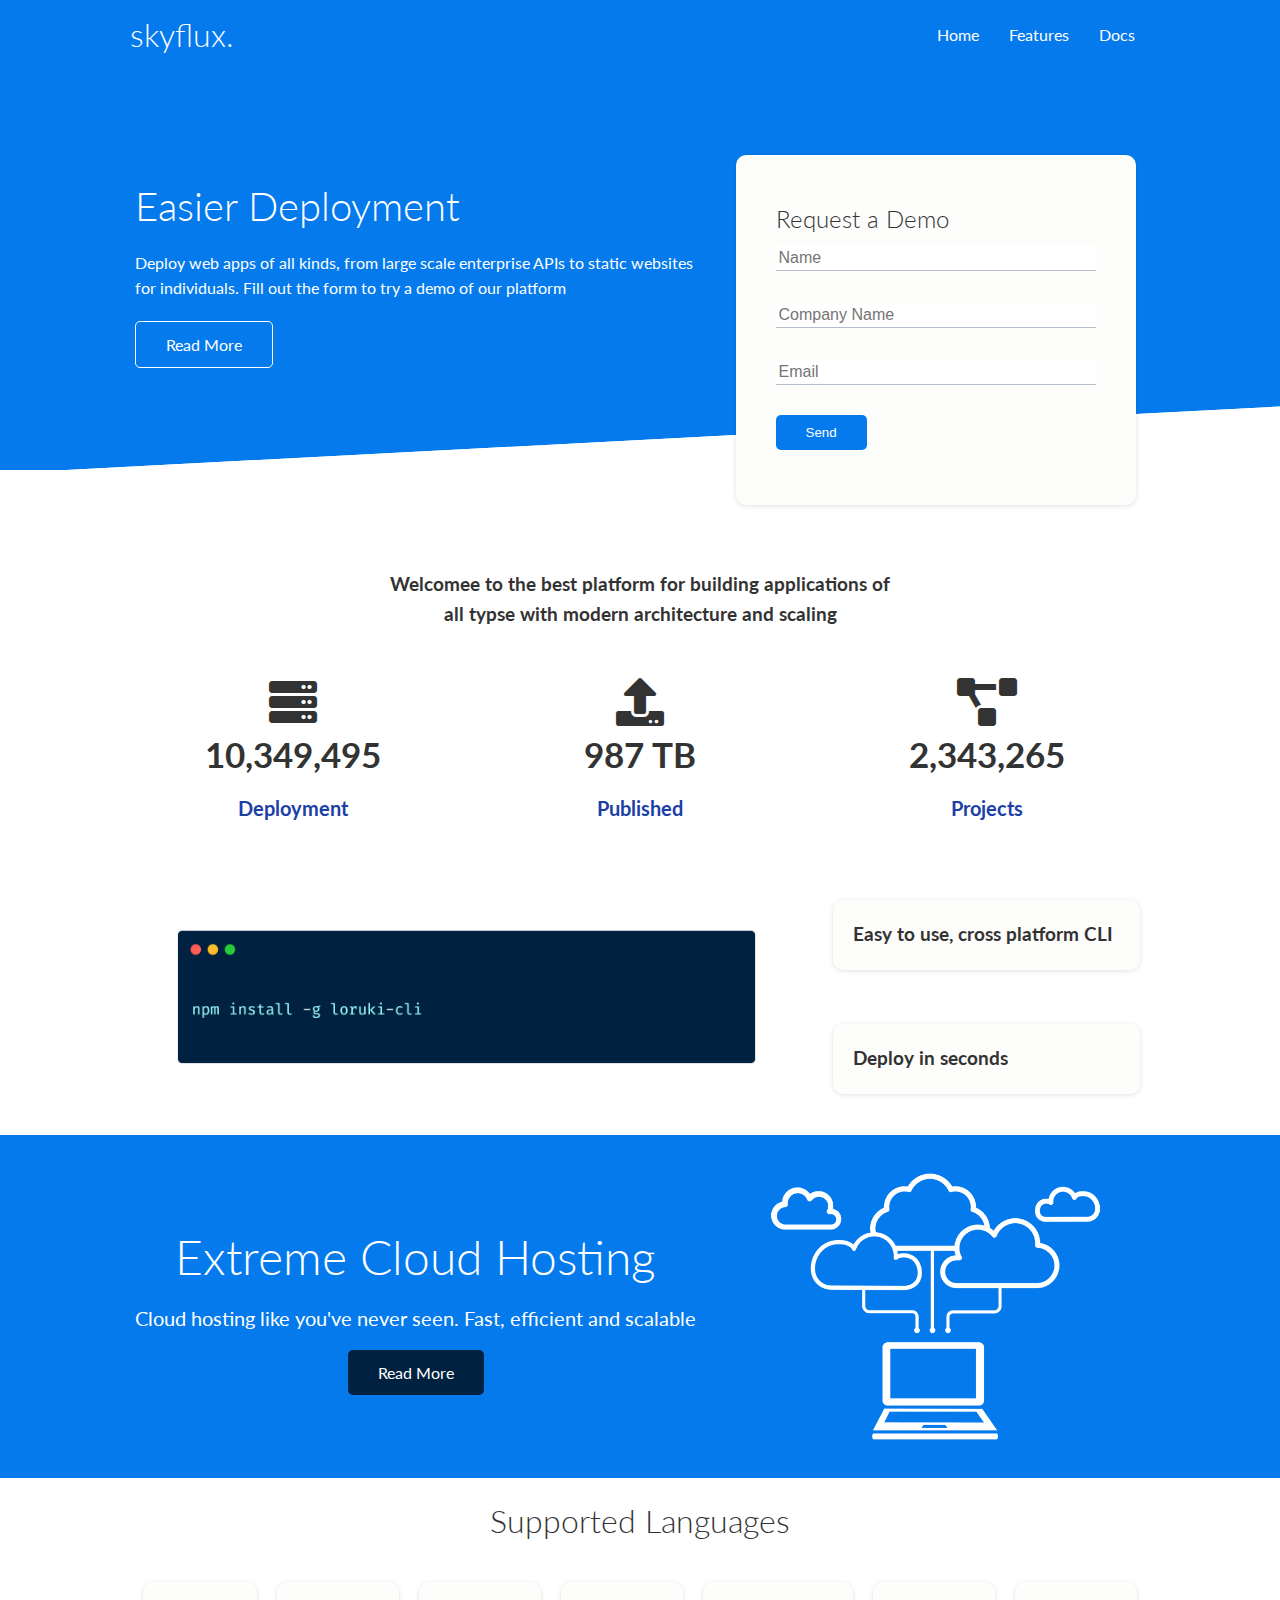
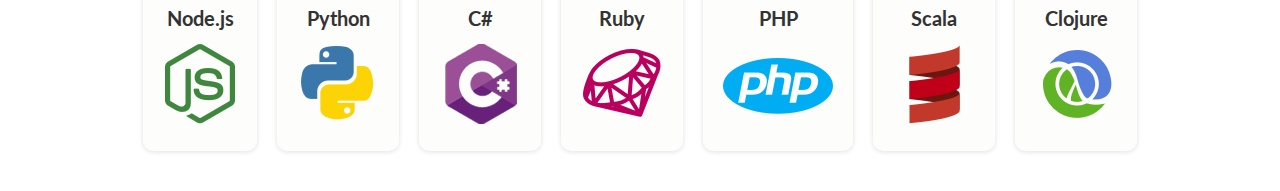
<file: index.html>
<!DOCTYPE html>
<html lang="en">
<head>
    <meta charset="UTF-8">
    <meta name="viewport" content="width=device-width, initial-scale=1.0">
    <link rel="stylesheet" href="https://cdnjs.cloudflare.com/ajax/libs/font-awesome/5.15.1/css/all.min.css" />
    <link rel="stylesheet" href="css/utilities.css">
    <link rel="stylesheet" href="css/style.css">
    <title>skyflux | Cloud Hosting For Everyone</title>
</head>
<body>
    <!-- Navbar -->
    <div class="navbar">
        <div class="container flex">
            <h1 class="logo">skyflux.</h1>
            <nav>
                <ul>
                    <li><a href="index.html">Home</a></li>
                    <li><a href="features.html">Features</a></li>
                    <li><a href="docs.html">Docs</a></li>
                </ul>
            </nav>
        </div>
    </div>

    <!-- Showcase -->
    <section class="showcase">
        <div class="container grid">
             <div class="showcase-text">
                 <h1>Easier Deployment</h1>
                 <p>Deploy web apps of all kinds, from large scale enterprise APIs to static websites for individuals. Fill out the form to try a demo of our platform</p>
                 <a href="features.html" class="btn btn-outline">Read More</a>
             </div>

             <div class="showcase-form card">
                 <h2>Request a Demo</h2>
                 <form>
                     <div class="form-contol">
                         <input type="text" name="name" placeholder="Name" required>
                     </div>
                     <div class="form-control">
                         <input type="text" name="company" placeholder="Company Name" required>
                     </div>
                     <div class="form-control">
                         <input type="text" name="email" placeholder="Email" required>
                     </div>
                     <input type="submit" value="Send" class="btn btn-primary">
                 </form>
             </div>
        </div>
    </section>

    <!-- Stats -->
    <section class="stats">
        <div class="container">
            <h3 class="stats-heading text-center my-1">
                Welcomee to the best platform for building applications of all typse with modern architecture and scaling
            </h3>

            <div class="grid grid-3 text-center my-4">
                    <div>
                        <i class="fas fa-server fa-3x"></i>
                        <h3>10,349,495</h3>
                        <p class="text-secondary">Deployment</p>
                    </div>
                    <div>
                        <i class="fas fa-upload fa-3x"></i>
                        <h3>987 TB</h3>
                        <p class="text-secondary">Published</p>
                    </div>
                    <div>
                        <i class="fas fa-project-diagram fa-3x"></i>
                        <h3>2,343,265</h3>
                        <p class="text-secondary">Projects</p>
                    </div>
        </div>
    </section>

    <!-- Cli -->
    <section class="cli">
        <div class="container grid">
            <img src="images/cli.png" alt="">
            <div class="card">
                <h3>Easy to use, cross platform CLI</h3>
            </div>
            <div class="card">
                <h3>Deploy in seconds</h3>
            </div>
        </div>
    </section>

    <!-- Cloud -->
    <section class="cloud bg-primary my-2 py-2">
        <div class="container grid">
            <div class="text-center">
                <h2 class="lg">Extreme Cloud Hosting</h2>
                <p class="lead my-1">Cloud hosting like you've never seen. Fast, efficient and scalable</p>
                <a href="features.html" class="btn btn-dark">Read More</a>
            </div>
            <img src="images/cloud.png" alt="">
        </div>
    </section>


    <!-- Languages -->
    <section class="languages">
        <h2 class="md text-center my-2">
            Supported Languages
        </h2>
        <div class="container flex">
            <div class="card">
                <h4>Node.js</h4>
                <img src="images/logos/node.png" alt="">
            </div>
            <div class="card">
                <h4>Python</h4>
                <img src="images/logos/python.png" alt="">
            </div>
            <div class="card">
                <h4>C#</h4>
                <img src="images/logos/csharp.png" alt="">
            </div>
            <div class="card">
                <h4>Ruby</h4>
                <img src="images/logos/ruby.png" alt="">
            </div>
            <div class="card">
                <h4>PHP</h4>
                <img src="images/logos/php.png" alt="">
            </div>
            <div class="card">
                <h4>Scala</h4>
                <img src="images/logos/scala.png" alt="">
            </div>
            <div class="card">
                <h4>Clojure</h4>
                <img src="images/logos/clojure.png" alt="">
            </div>
        </div>
    </section>

</body>
</html>
</file>
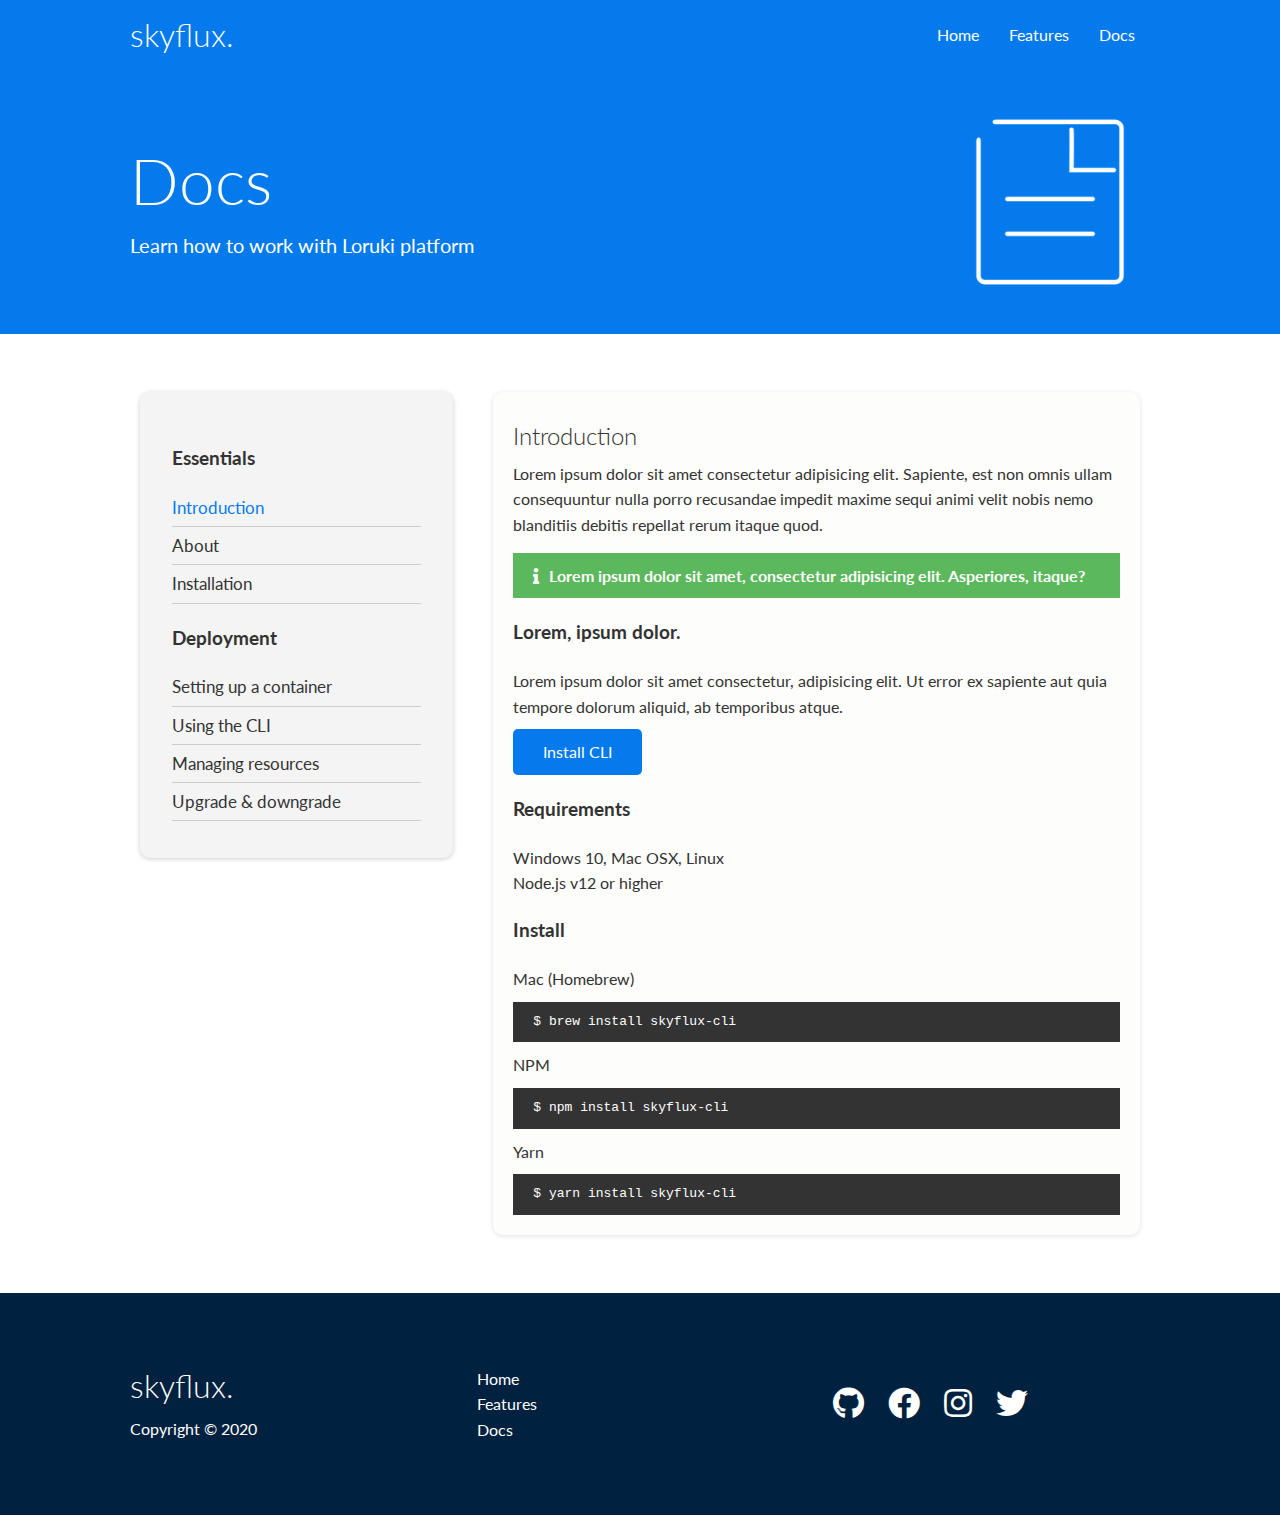
<file: docs.html>
<!DOCTYPE html>
<html lang="en">
<head>
    <meta charset="UTF-8">
    <meta name="viewport" content="width=device-width, initial-scale=1.0">
    <link rel="stylesheet" href="https://cdnjs.cloudflare.com/ajax/libs/font-awesome/5.15.1/css/all.min.css" />
    <link rel="stylesheet" href="css/utilities.css">
    <link rel="stylesheet" href="css/style.css">
    <title>skyflux | Cloud Hosting For Everyone</title>
</head>
<body>

<!-- Navbar -->
<div class="navbar">
    <div class="container flex">
        <h1 class="logo">skyflux.</h1>
        <nav>
            <ul>
                <li><a href="index.html">Home</a></li>
                <li><a href="features.html">Features</a></li>
                <li><a href="docs.html">Docs</a></li>
            </ul>
        </nav>
    </div>
</div>

<!-- Head -->
<section class="docs-head bg-primary py-3">
    <div class="container grid">
        <div>
            <h1 class="xl">Docs</h1>
            <p class="lead">Learn how to work with Loruki platform</p>
        </div>
        <img src="images/docs.png" alt="">
    </div>
</section>

<!-- Docs Main -->
<section class="docs-main my-4">
    <div class="container grid">
        <div class="card bg-light p-3 shadow">
            <h3 class="my-2">Essentials</h3>
            <nav>
                <ul>
                    <li><a 
                       class="text-primary" href="#">Introduction</a></li>
                    <li><a href="#">About</a></li>
                    <li><a href="#">Installation</a></li>
                </ul>
            </nav>
            <h3 class="my-2">Deployment</h3>
            <nav>
                <ul>
                    <li><a href="#">Setting up a container</a></li>
                    <li><a href="#">Using the CLI</a></li>
                    <li><a href="#">Managing resources</a></li>
                    <li><a href="#">Upgrade & downgrade</a></li>
                </ul>
            </nav>
        </div>
        <div class="card">
            <h2>Introduction</h2>
            <p>Lorem ipsum dolor sit amet consectetur adipisicing elit. Sapiente, est non omnis ullam consequuntur nulla porro recusandae impedit maxime sequi animi velit nobis nemo blanditiis debitis repellat rerum itaque quod.</p>
            <div class="alert alert-success">
                <i class="fas fa-info"></i>Lorem ipsum dolor sit amet, consectetur adipisicing elit. Asperiores, itaque?
            </div>
            <h3>Lorem, ipsum dolor.</h3>
            <p>Lorem ipsum dolor sit amet consectetur, adipisicing elit. Ut error ex sapiente aut quia tempore dolorum aliquid, ab temporibus atque.</p>
            <a href="#" class="btn btn-primary">Install CLI</a>

            <h3>Requirements</h3>
            <ul>
                <li>Windows 10, Mac OSX, Linux</li>
                <li>Node.js v12 or higher</li>
            </ul>

            <h3>Install</h3>
            <p>Mac (Homebrew)</p>
            <pre><code>$ brew install skyflux-cli</code></pre>
            <p>NPM</p>
            <pre><code>$ npm install skyflux-cli</code></pre>
            <p>Yarn</p>
            <pre><code>$ yarn install skyflux-cli</code></pre>
        </div>
    </div>
</section>

<!-- Footer -->
<footer class="footer bg-dark py-5">
    <div class="container grid grid-3">
        <div>
            <h1>skyflux.</h1>
            <p>Copyright &copy; 2020</p>
        </div>
        <nav>
            <ul>
                <li><a href="index.html">Home</a></li>
                <li><a href="features.html">Features</a></li>
                <li><a href="docs.html">Docs</a></li>
            </ul>
        </nav>
        <div class="social">
            <a href="#"><i class="fab fa-github fa-2x"></i></a>
            <a href="#"><i class="fab fa-facebook fa-2x"></i></a>
            <a href="#"><i class="fab fa-instagram fa-2x"></i></a>
            <a href="#"><i class="fab fa-twitter fa-2x"></i></a>
        </div>
    </div>
</footer>

</body>
</html>
</file>
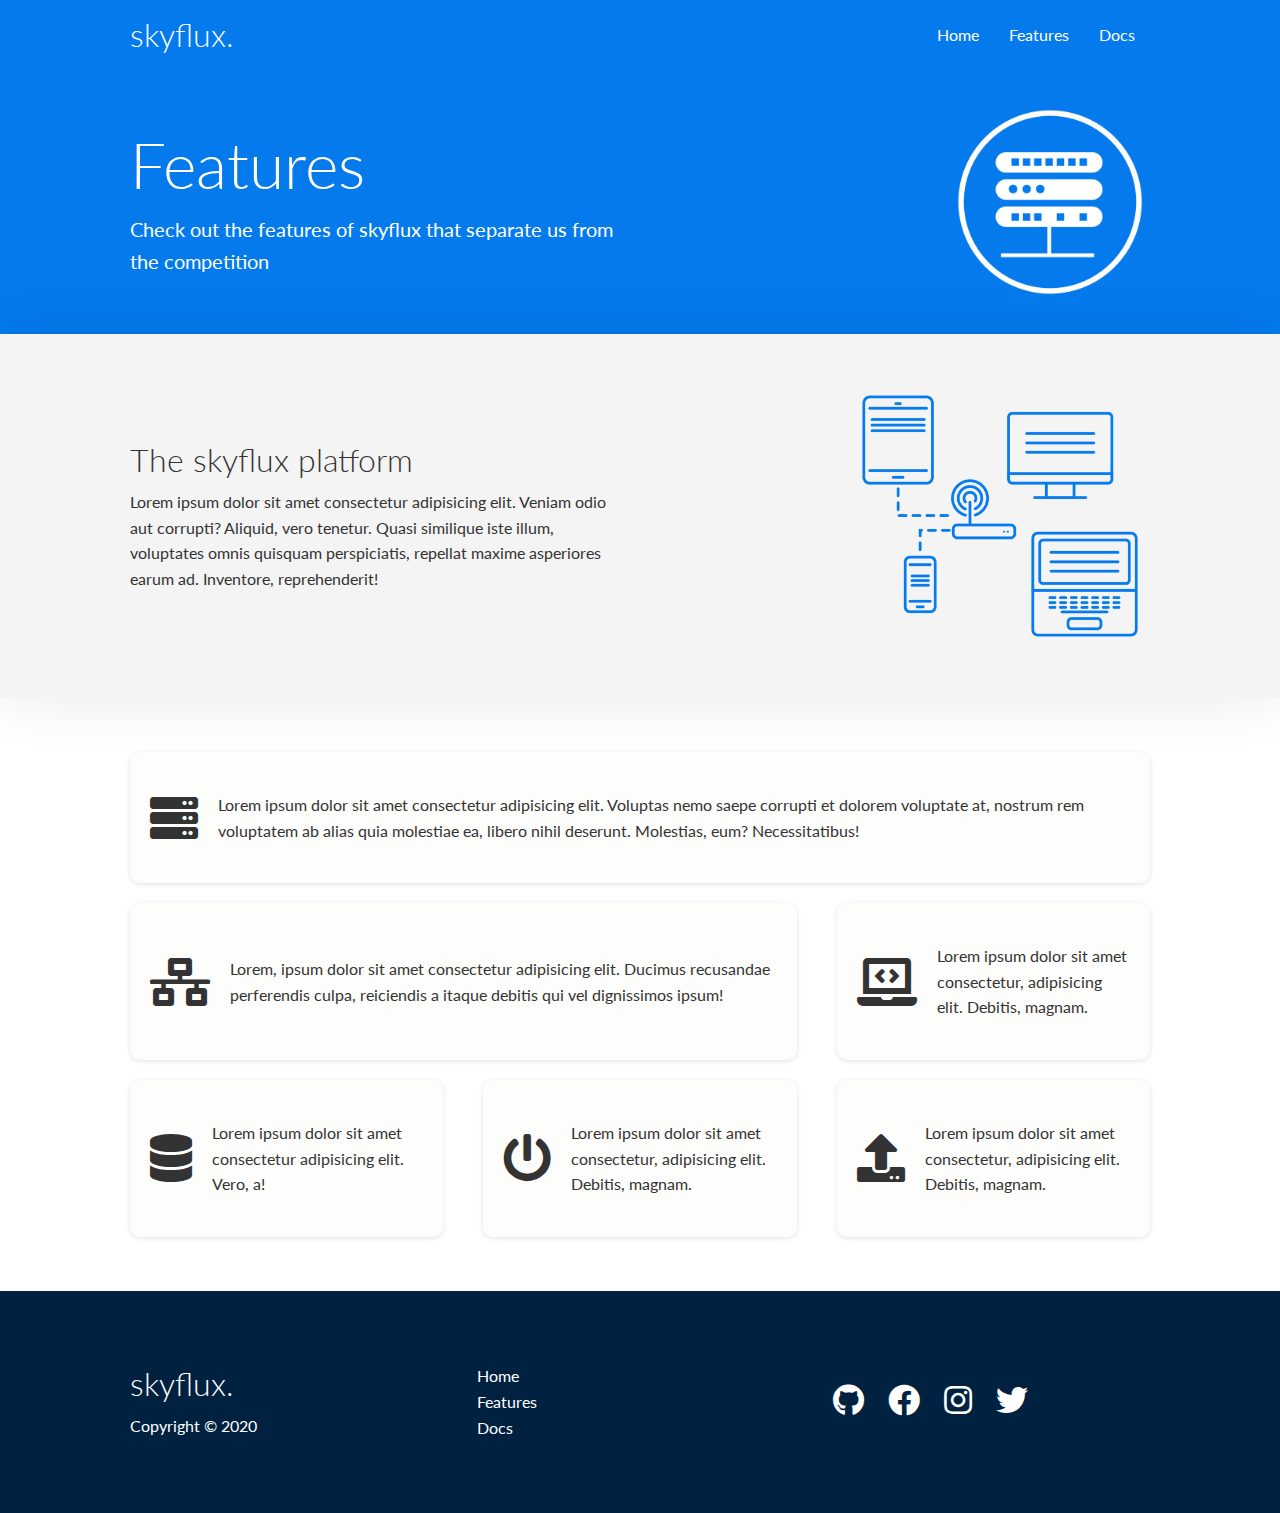
<file: features.html>
<!DOCTYPE html>
<html lang="en">
<head>
    <meta charset="UTF-8">
    <meta name="viewport" content="width=device-width, initial-scale=1.0">
    <link rel="stylesheet" href="https://cdnjs.cloudflare.com/ajax/libs/font-awesome/5.15.1/css/all.min.css" />
    <link rel="stylesheet" href="css/utilities.css">
    <link rel="stylesheet" href="css/style.css">
    <title>skyflux | Cloud Hosting For Everyone</title>
</head>
<body>

<!-- Navbar -->
<div class="navbar">
    <div class="container flex">
        <h1 class="logo">skyflux.</h1>
        <nav>
            <ul>
                <li><a href="index.html">Home</a></li>
                <li><a href="features.html">Features</a></li>
                <li><a href="docs.html">Docs</a></li>
            </ul>
        </nav>
    </div>
</div>

<!-- Head -->
<section class="features-head bg-primary py-3">
    <div class="container grid">
        <div>
            <h1 class="xl">Features</h1>
            <p class="lead">Check out the features of skyflux that separate us from the competition</p>
        </div>
        <img src="images/server.png" alt="">
    </div>
</section>

<!-- Sub head -->
<section class="features-sub-head bg-light py-3 shadow2">
    <div class="container grid">
        <div>
            <h1 class="md">The skyflux platform</h1>
            <p class="">Lorem ipsum dolor sit amet consectetur adipisicing elit. Veniam odio aut corrupti? Aliquid, vero tenetur. Quasi similique iste illum, voluptates omnis quisquam perspiciatis, repellat maxime asperiores earum ad. Inventore, reprehenderit!</p>
        </div>
        <img src="images/server2.png" alt="">
    </div>
</section>

<!-- Features Main -->
<section class="features-main my-2">
    <div class="container grid grid-3">
        <div class="card flex">
            <i class="fas fa-server fa-3x"></i>
            <p>Lorem ipsum dolor sit amet consectetur adipisicing elit. Voluptas nemo saepe corrupti et dolorem voluptate at, nostrum rem voluptatem ab alias quia molestiae ea, libero nihil deserunt. Molestias, eum? Necessitatibus!</p>
        </div>
        <div class="card flex">
            <i class="fas fa-network-wired fa-3x"></i>
            <p>
                Lorem, ipsum dolor sit amet consectetur adipisicing elit. Ducimus
                recusandae perferendis culpa, reiciendis a itaque debitis qui vel
                dignissimos ipsum!
            </p>
        </div>
        <div class="card flex">
            <i class="fas fa-laptop-code fa-3x"></i>
            <p>
                Lorem ipsum dolor sit amet consectetur, adipisicing elit. Debitis,
                magnam.
            </p>
        </div>
        <div class="card flex">
            <i class="fas fa-database fa-3x"></i>
            <p>
                Lorem ipsum dolor sit amet consectetur adipisicing elit. Vero, a!
            </p>
        </div>
        <div class="card flex">
            <i class="fas fa-power-off fa-3x"></i>
            <p>
                Lorem ipsum dolor sit amet consectetur, adipisicing elit. Debitis,
                magnam.
            </p>
        </div>
        <div class="card flex">
            <i class="fas fa-upload fa-3x"></i>
            <p>
                Lorem ipsum dolor sit amet consectetur, adipisicing elit. Debitis,
                magnam.
            </p>
        </div>
    </div>
</section>

<!-- Footer -->
<footer class="footer bg-dark py-5">
    <div class="container grid grid-3">
        <div>
            <h1>skyflux.</h1>
            <p>Copyright &copy; 2020</p>
        </div>
        <nav>
            <ul>
                <li><a href="index.html">Home</a></li>
                <li><a href="features.html">Features</a></li>
                <li><a href="docs.html">Docs</a></li>
            </ul>
        </nav>
        <div class="social">
            <a href="#"><i class="fab fa-github fa-2x"></i></a>
            <a href="#"><i class="fab fa-facebook fa-2x"></i></a>
            <a href="#"><i class="fab fa-instagram fa-2x"></i></a>
            <a href="#"><i class="fab fa-twitter fa-2x"></i></a>
        </div>
    </div>
</footer>

</body>
</html>
</file>
<file: css/utilities.css>
.container {
  max-width: 1100px;
  margin: 0 auto;
  overflow: auto;
  padding: 0 40px;
}

.card {
  background-color: #fdfdfb;
  border-radius: 10px;
  box-shadow: 0 1px 5px rgba(0, 0, 0, 0.12);
  padding: 20px;
  margin: 10px;
  color: #333;
}

.shadow{
  box-shadow: 0 1px 5px rgba(0, 0, 0, 0.2);
}

.shadow2{
  box-shadow: 0 1px 55px rgba(0, 0, 0, 0.09);
}


.btn {
  display: inline-block;
  padding: 10px 30px;
  cursor: pointer;
  background-color: var(--primary-color);
  color: #fff;
  border: none;
  border-radius: 5px;
}

.btn-outline {
  background-color: transparent;
  border: 1px #fff solid;
}

.navbar .flex {
  justify-content: space-between;
}

.btn:hover {
  transform: scale(0.98);
}

/* Backgrounds & colored buttons */
.bg-primary,
.btn-primary {
  background-color: var(--primary-color);
  color: #fff;
}

.bg-secondary,
.btn-secondary {
  background-color: var(--secondary-color);
  color: #fff;
}

.bg-dark,
.btn-dark {
  background-color: var(--dark-color);
  color: #fff;
}

.bg-light,
.btn-light {
  background-color: var(--light-color);
  color: #333;
}

.bg-primary a,
.btn-primary a,
.bg-secondary a,
.btn-secondary a,
.bg-dark a, 
.btn-dark a {
color: #fff;
}

/* Text colors */
.text-primary {
  color: var(--primary-color);
}

.text-secondary {
  color: var(--secondary-color);
}

.text-dark {
  color: var(--dark-color);
}

.text-light {
  color: var(--light-color);
}


/* Text sizes */
.lead {
  font-size: 20px;
}

.sm {
  font-size: 1rem;
}

.md {
  font-size: 2rem;
}

.lg {
  font-size: 3rem;
}

.xl {
  font-size: 4rem;
}

.text-center {
  text-align: center;
}

/* Alert */
.alert {
background-color: var(--light-color);
padding: 10px 20px;
font-weight: bold;
margin: 15px 0;
}

.alert i {
margin-right: 10px;
}

.alert-success {
background-color: var(--success-color);
color: #fff;
}

.alert-errror {
background-color: var(--error-color);
color: #fff;
}

.flex {
  display: flex;
  justify-content: center;
  align-items: center;
  height: 100%;

}

.grid {
  display: grid;
  grid-template-columns: repeat(2, 1fr);
  gap: 20px;
  justify-content: center;
  align-items: center;
  height: 100%;
}

.grid-3 {
  grid-template-columns: repeat(3, 1fr);
}

/* Margin */
.my-1 {
  margin: 1rem 0;
}

.my-2 {
  margin: 1.5rem 0;
}

.my-3 {
  margin: 2rem 0;
}

.my-4 {
  margin: 3rem 0;
}

.my-5 {
  margin: 4rem 0;
}
.m-1 {
  margin: 1rem;
}

.m-2 {
  margin: 1.5rem;
}

.m-3 {
  margin: 2rem;
}

.m-4 {
  margin: 3rem;
}

.m-5 {
  margin: 4rem;
}

/* Padding */
.py-1 {
  padding: 1rem 0;
}

.py-2 {
  padding: 1.5rem 0;
}

.py-3 {
  padding: 2rem 0;
}

.py-4 {
  padding: 3rem 0;
}

.py-5 {
  padding: 4rem 0;
}
.p-1 {
  padding: 1rem;
}

.p-2 {
  padding: 1.5rem;
}

.p-3 {
  padding: 2rem;
}

.p-4 {
  padding: 3rem;
}

.p-5 {
  padding: 4rem;
}
</file>
<file: css/style.css>
@import url('https://fonts.googleapis.com/css2?family=Lato:wght@300&display=swap');
:root {
  --primary-color: #047aed;
  --secondary-color: #1c3fa8;
  --dark-color: #002240;
  --light-color: #f4f4f4;
  --success-color: #5cb85c;
  --error-color: #d9534f;
}

* {
  box-sizing: border-box;
  padding: 0;
  margin: 0;
}

body {
  font-family: 'Lato', sans-serif;
  color: #333;
  line-height: 1.6;
}

ul {
  list-style-type: none;
}

a {
  text-decoration: none;
  color: #333;
}

h1,
h2 {
  font-weight: 300;
  line-height: 1.2;
  margin: 10px 0;
}

p {
  margin: 10px 0;
}

img {
  width: 100%;
}

code,
pre {
  background: #333;
  color: #fff;
  padding: 10px;
}

.hidden {
  visibility: hidden;
  height: 0;
}

/* Navbar */
.navbar {
  background-color: var(--primary-color);
  color: #fff;
  height: 70px;
}

.navbar ul {
  display: flex;
}

.navbar a {
  color: #fff;
  padding: 10px;
  margin: 0 5px;
}

.navbar a:hover {
  border-bottom: 2px #fff solid;
}

.navbar .flex {
  justify-content: space-between;
}

/* Showcase */
.showcase {
  height: 400px;
  background-color: var(--primary-color);
  color: #fff;
  position: relative;
}

.showcase h1 {
  font-size: 40px;
}

.showcase p {
  margin: 20px 0;
}

.showcase .grid {
  overflow: visible;
  grid-template-columns: 55% auto;
  gap: 30px;
}

.showcase-text {
  animation: slideInFromLeft 1s ease-in;
}

.showcase-form {
  position: relative;
  top: 60px;
  height: 350px;
  width: 400px;
  padding: 40px;
  z-index: 100;
  justify-self: flex-end;
  animation: slideInFromRight 1s ease-in;
}

.showcase-form .form-control {
  margin: 30px 0;
}

.showcase-form input[type='text'],
.showcase-form input[type='email'] {
  border: 0;
  border-bottom: 1px solid #b4becb;
  width: 100%;
  padding: 3px;
  font-size: 16px;
}

.showcase-form input:focus {
  outline: none;
}

.showcase::before,
.showcase::after {
  content: '';
  position: absolute;
  height: 100px;
  bottom: -70px;
  right: 0;
  left: 0;
  background: #fff;
  transform: skewY(-3deg);
  -webkit-transform: skewY(-3deg);
  -moz-transform: skewY(-3deg);
  -ms-transform: skewY(-3deg);
}

/* Stats */
.stats {
  padding-top: 100px;
  animation: slideInFromBottom 1s ease-in;
}

.stats-heading {
  max-width: 500px;
  margin: auto;
}

.stats .grid h3 {
  font-size: 35px;
}

.stats .grid p {
  font-size: 20px;
  font-weight: bold;
}

/* Cli */
.cli .grid {
  grid-template-columns: repeat(3, 1fr);
  grid-template-rows: repeat(2, 1fr);
}

.cli .grid > *:first-child {
  grid-column: 1 / span 2;
  grid-row: 1 / span 2;
}

/* Cloud */
.cloud .grid {
  grid-template-columns: 4fr 3fr;
}

/* Languages */

.languages .flex {
  flex-wrap: wrap;
}

.languages .card {
  text-align: center;
  margin: 18px 10px 40px;
  transition: transform 0.2s ease-in;
}

.languages .card h4 {
  font-size: 20px;
  margin-bottom: 10px;
}

.languages .card:hover {
  transform: translateY(-15px);
}

/* Features */
.features-head img,
.docs-head img {
  width: 200px;
  justify-self: flex-end;
}

.features-sub-head img {
  width: 300px;
  justify-self: flex-end;
}

.features-main .card > i {
  margin-right: 20px;
}

.features-main .grid {
  padding: 30px;
}

.features-main .grid > *:first-child {
  grid-column: 1 / span 3;
}

.features-main .grid > *:nth-child(2) {
  grid-column: 1 / span 2;
}

/* Docs */
.docs-main h3 {
  margin: 20px 0;
}

.docs-main .grid {
  grid-template-columns: 1fr 2fr;
  align-items: flex-start;
}

.docs-main nav li {
  font-size: 17px;
  padding-bottom: 5px;
  margin-bottom: 5px;
  border-bottom: 1px #ccc solid;
}

.docs-main a:hover {
  font-weight: bold;
}

/* Footer */
.footer .social a {
  margin: 0 10px;
}

/* Animations */
@keyframes slideInFromLeft {
  0% {
    transform: translateX(-100%);
  }

  100% {
    transform: translateX(0);
  }
}

@keyframes slideInFromRight {
  0% {
    transform: translateX(100%);
  }

  100% {
    transform: translateX(0);
  }
}

@keyframes slideInFromTop {
  0% {
    transform: translateY(-100%);
  }

  100% {
    transform: translateX(0);
  }
}

@keyframes slideInFromBottom {
  0% {
    transform: translateY(100%);
  }

  100% {
    transform: translateX(0);
  }
}

/* Tablets and under */
@media (max-width: 768px) {
  .grid,
  .showcase .grid,
  .stats .grid,
  .cli .grid,
  .cloud .grid,
  .features-main .grid,
  .docs-main .grid {
    grid-template-columns: 1fr;
    grid-template-rows: 1fr;
  }

  .showcase {
    height: auto;
  }

  .showcase-text {
    text-align: center;
    margin-top: 40px;
    animation: slideInFromTop 1s ease-in;
  }

  .showcase-form {
    justify-self: center;
    margin: auto;
    animation: slideInFromBottom 1s ease-in;
  }

  .cli .grid > *:first-child {
    grid-column: 1;
    grid-row: 1;
  }

  .features-head,
  .features-sub-head,
  .docs-head {
    text-align: center;
  }

  .features-head img,
  .features-sub-head img,
  .docs-head img {
    justify-self: center;
  }

  .features-main .grid > *:first-child,
  .features-main .grid > *:nth-child(2) {
    grid-column: 1;
  }
}
/* Mobile */
@media (max-width: 500px) {
  .navbar .container {
    overflow: visible;
    position: relative;
    z-index: 100;
  }
  .navbar {
    height: 110px;
  }

  .navbar .flex {
    flex-direction: column;
  }

  .navbar li {
    padding: 10px;
    background-color: rgba(0, 0, 0, 0.1);
    border-radius: 7px;
    margin: 0 7px;
    border: 1px solid rgba(0, 34, 64, 0.1);
/*     transition: transform 60ms  linear; */
    box-shadow: 0 1px 1px rgba(0, 0, 0, 0.2);
    font-weight: 900;
  }

    
  .navbar a:hover {
    border-bottom: none;
  }

  .navbar li:active {
    transform: scale(.8);
    background-color: rgba(0, 0, 0, 0.25);
  }
  
  .showcase-form {
    width: 300px;
  }
}
</file>
